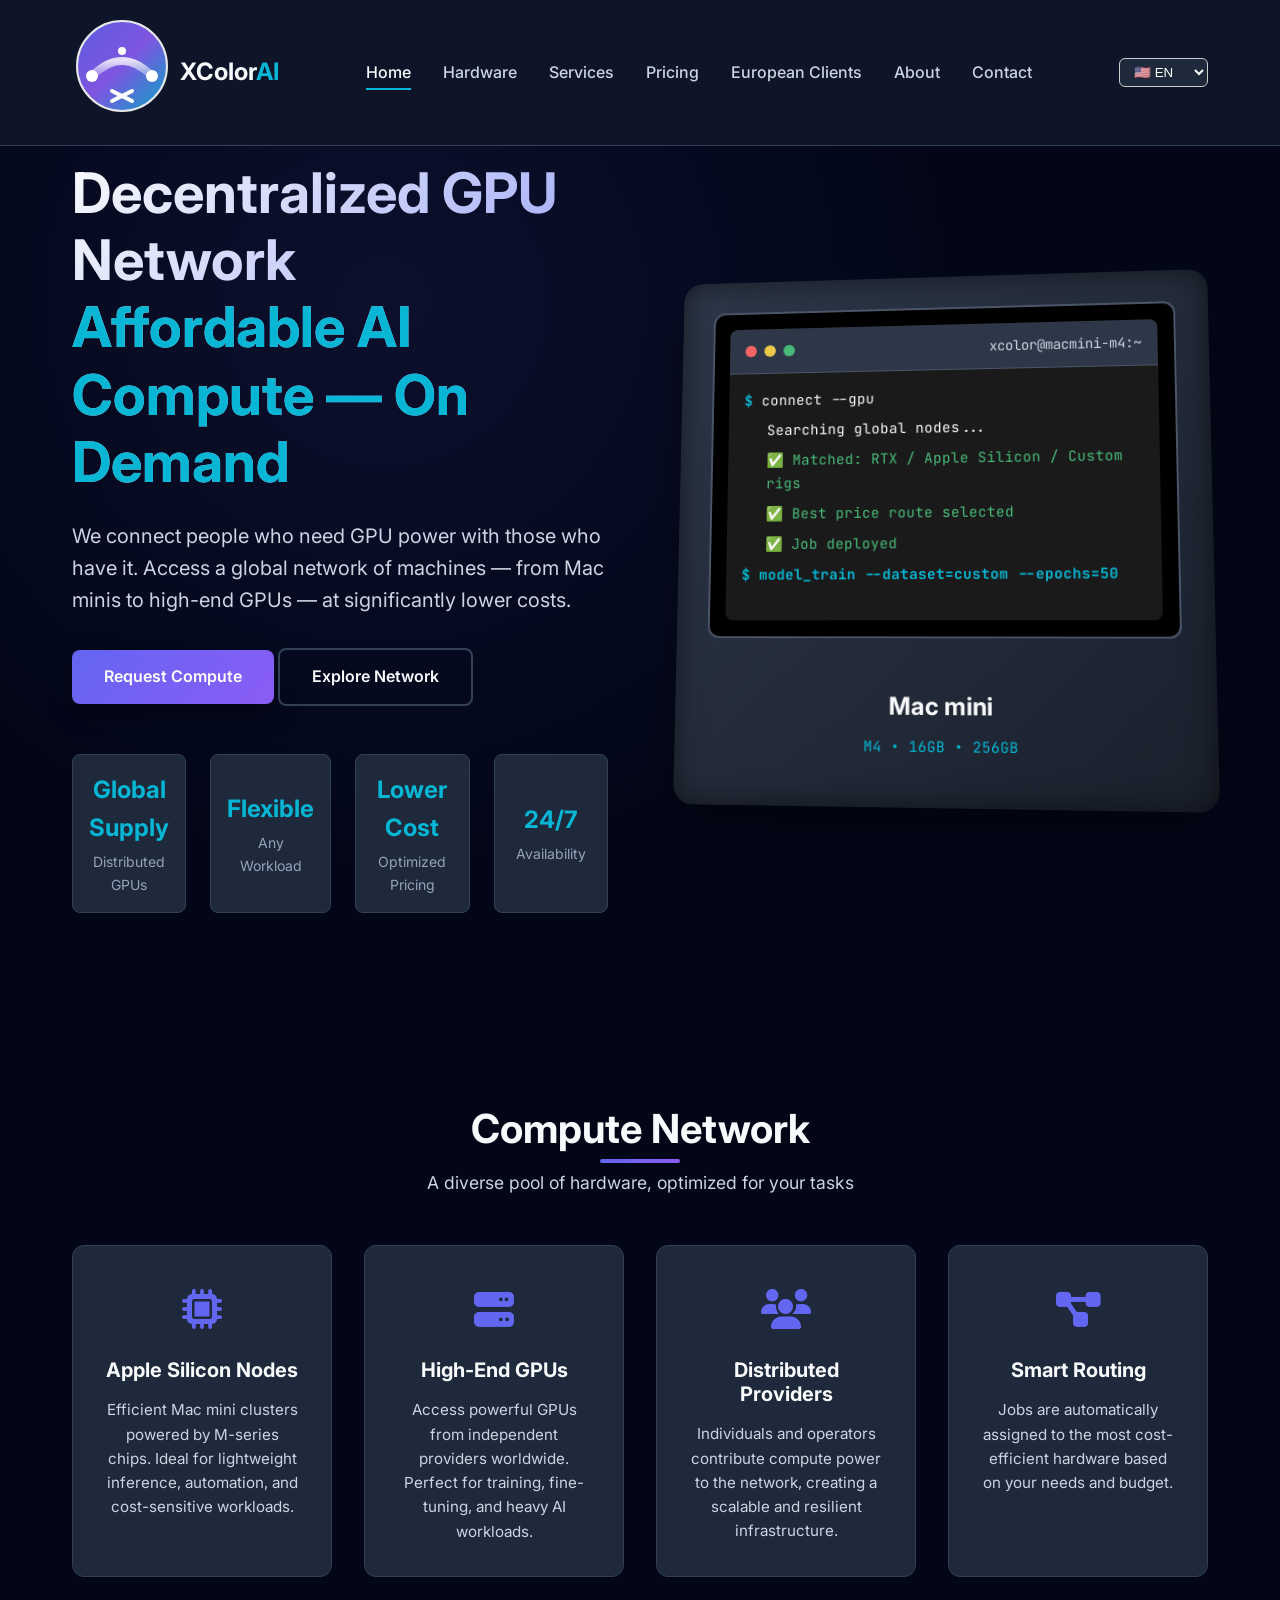
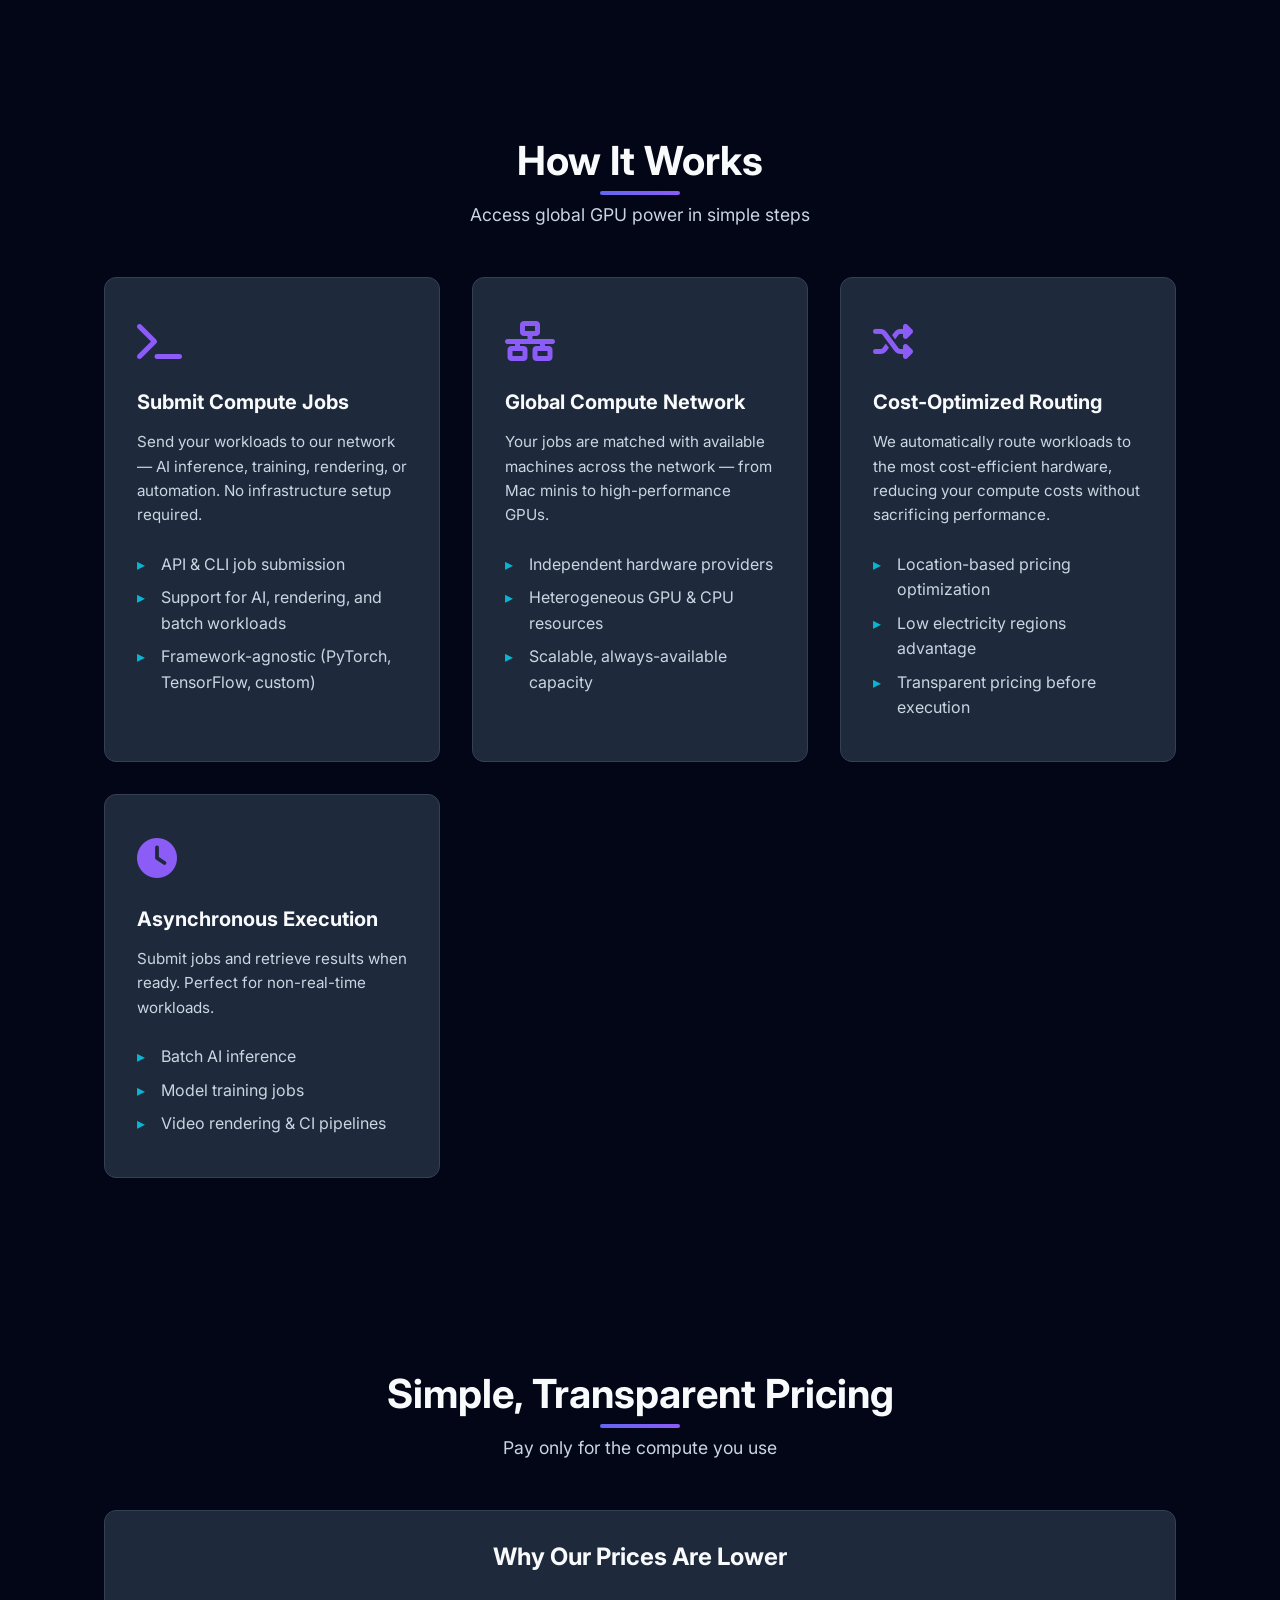
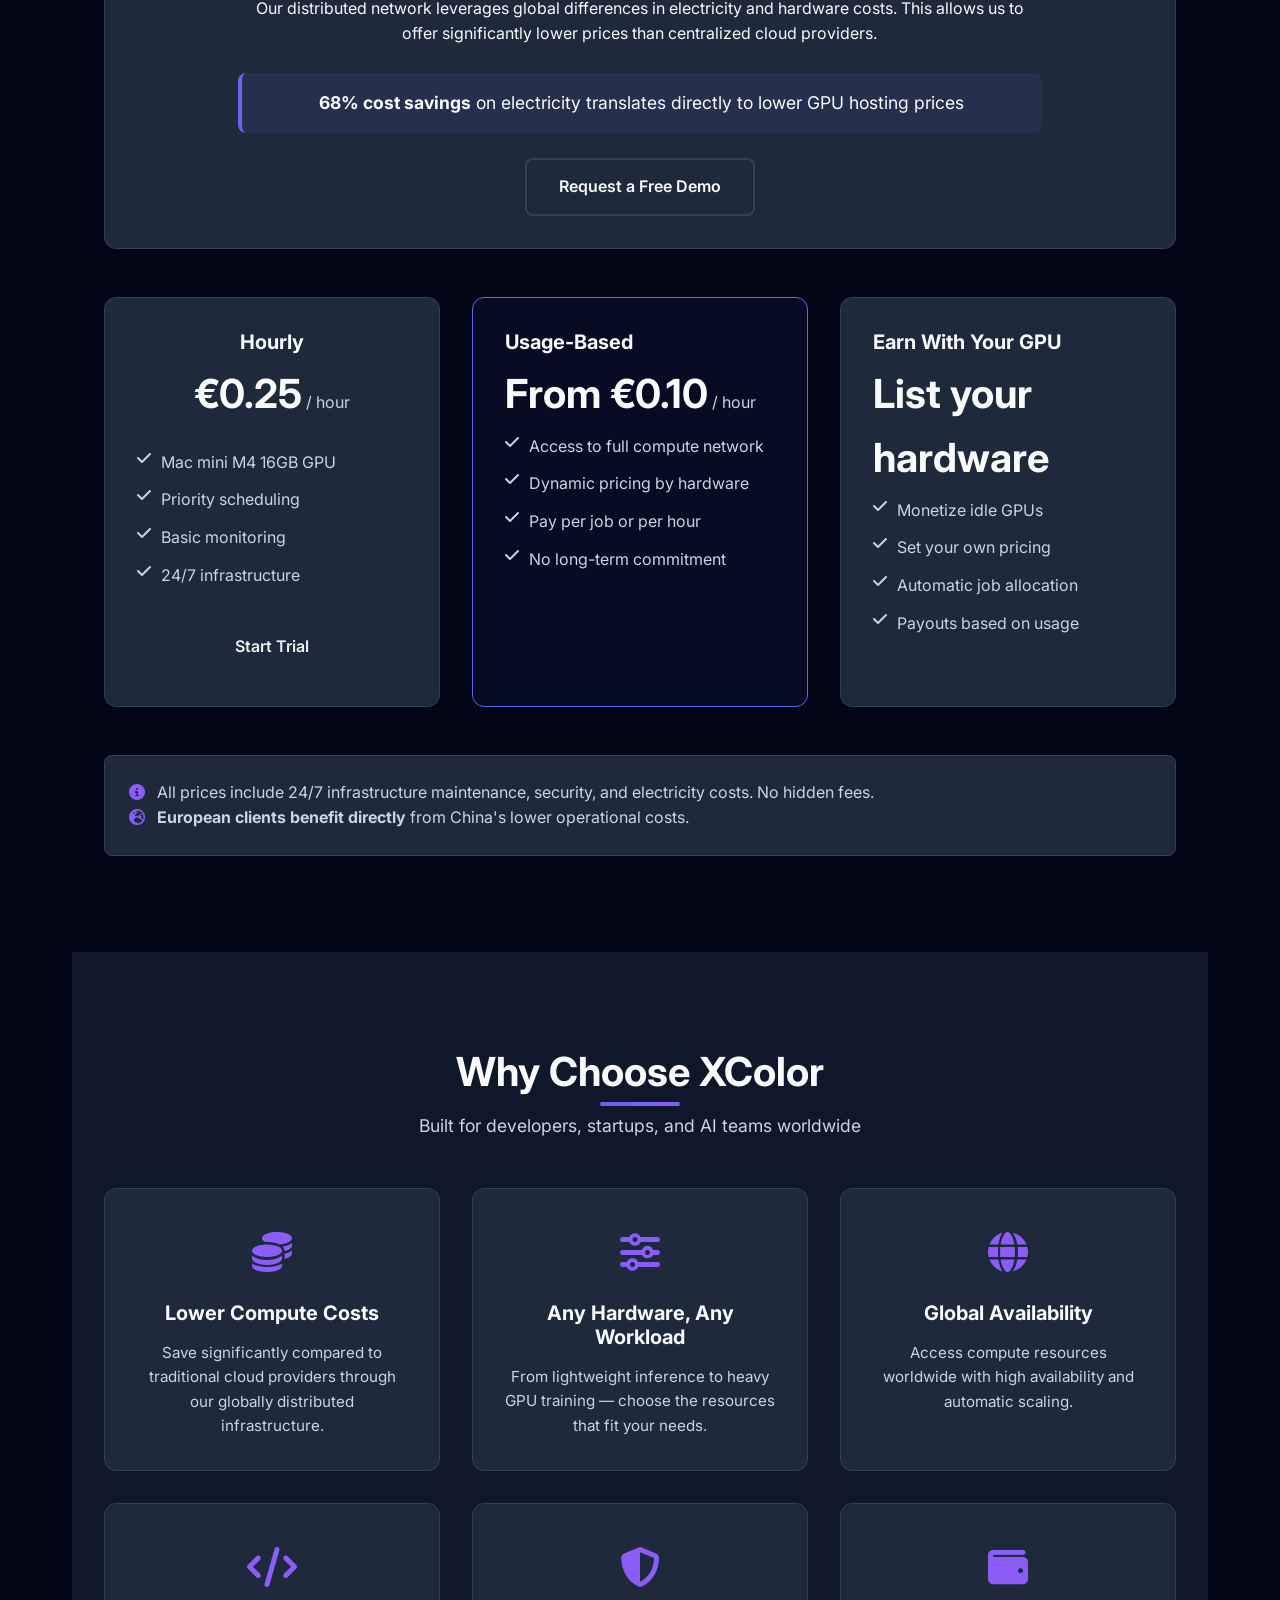
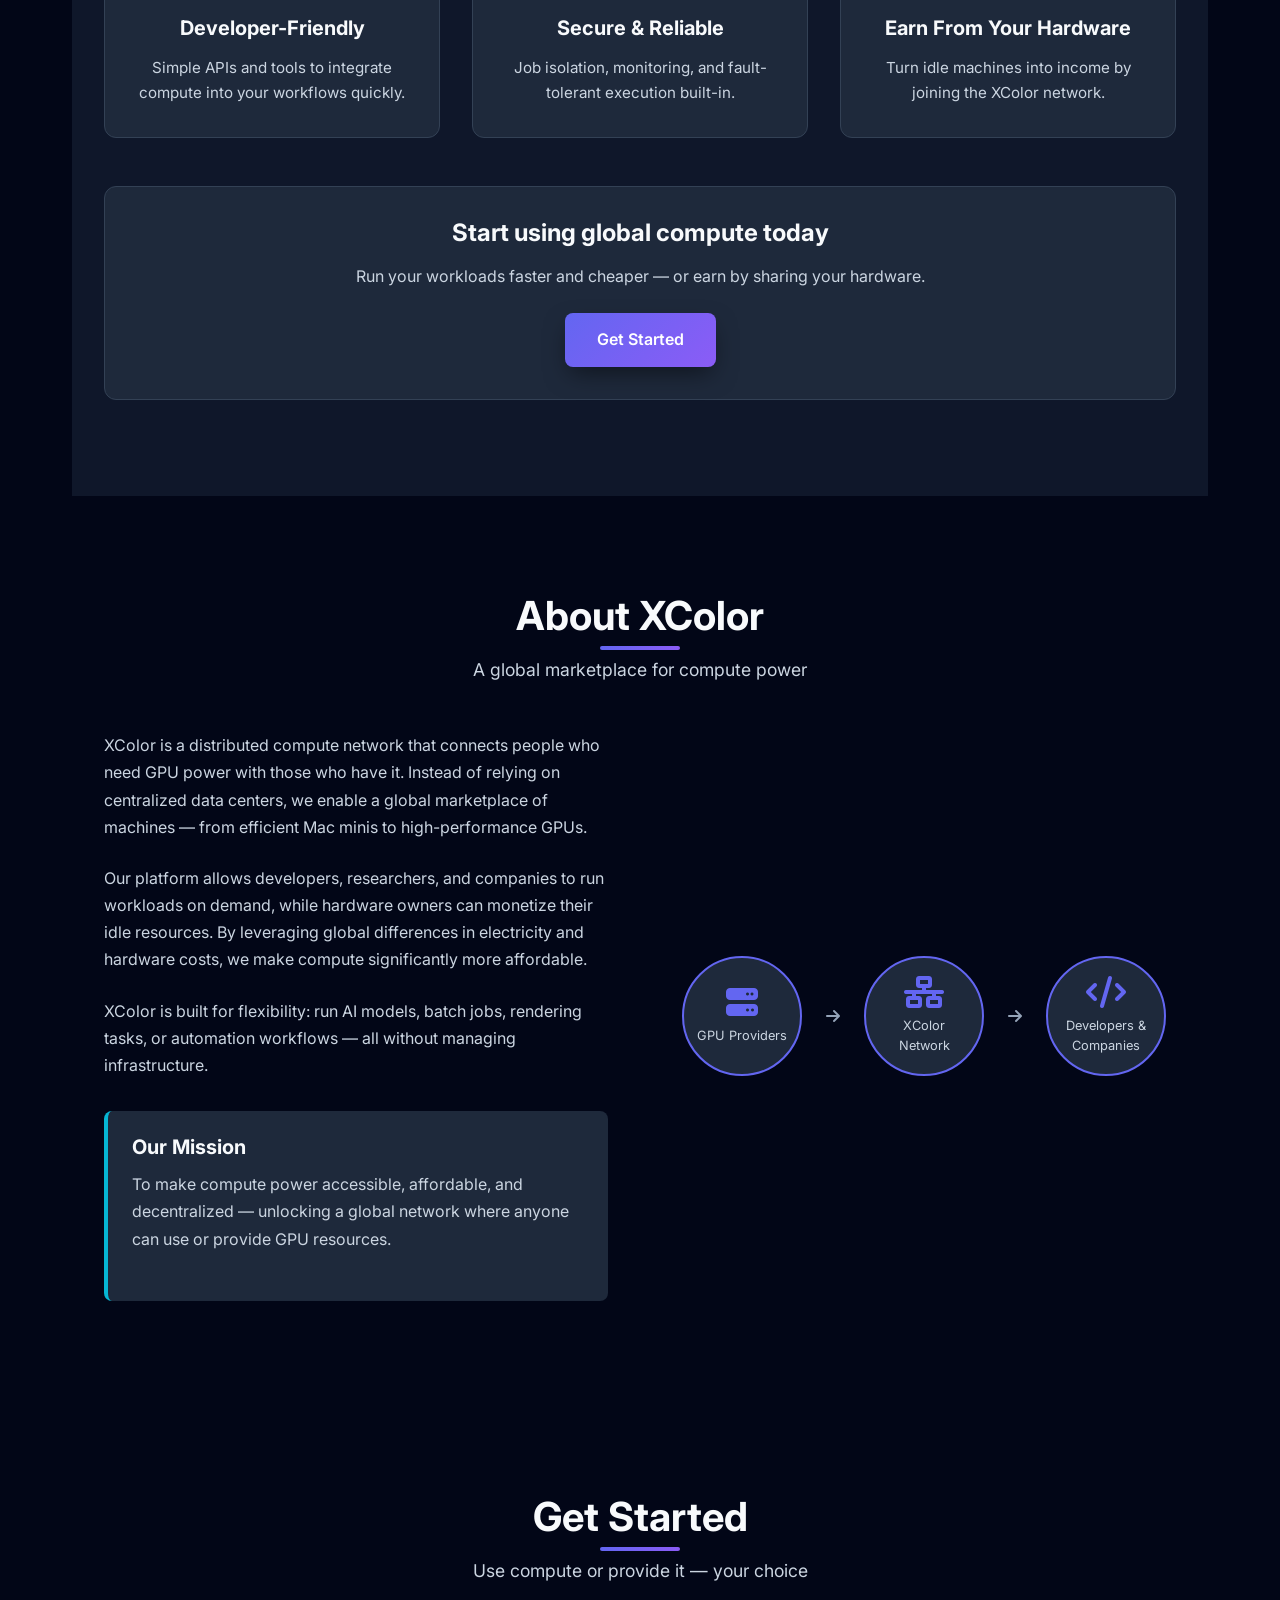
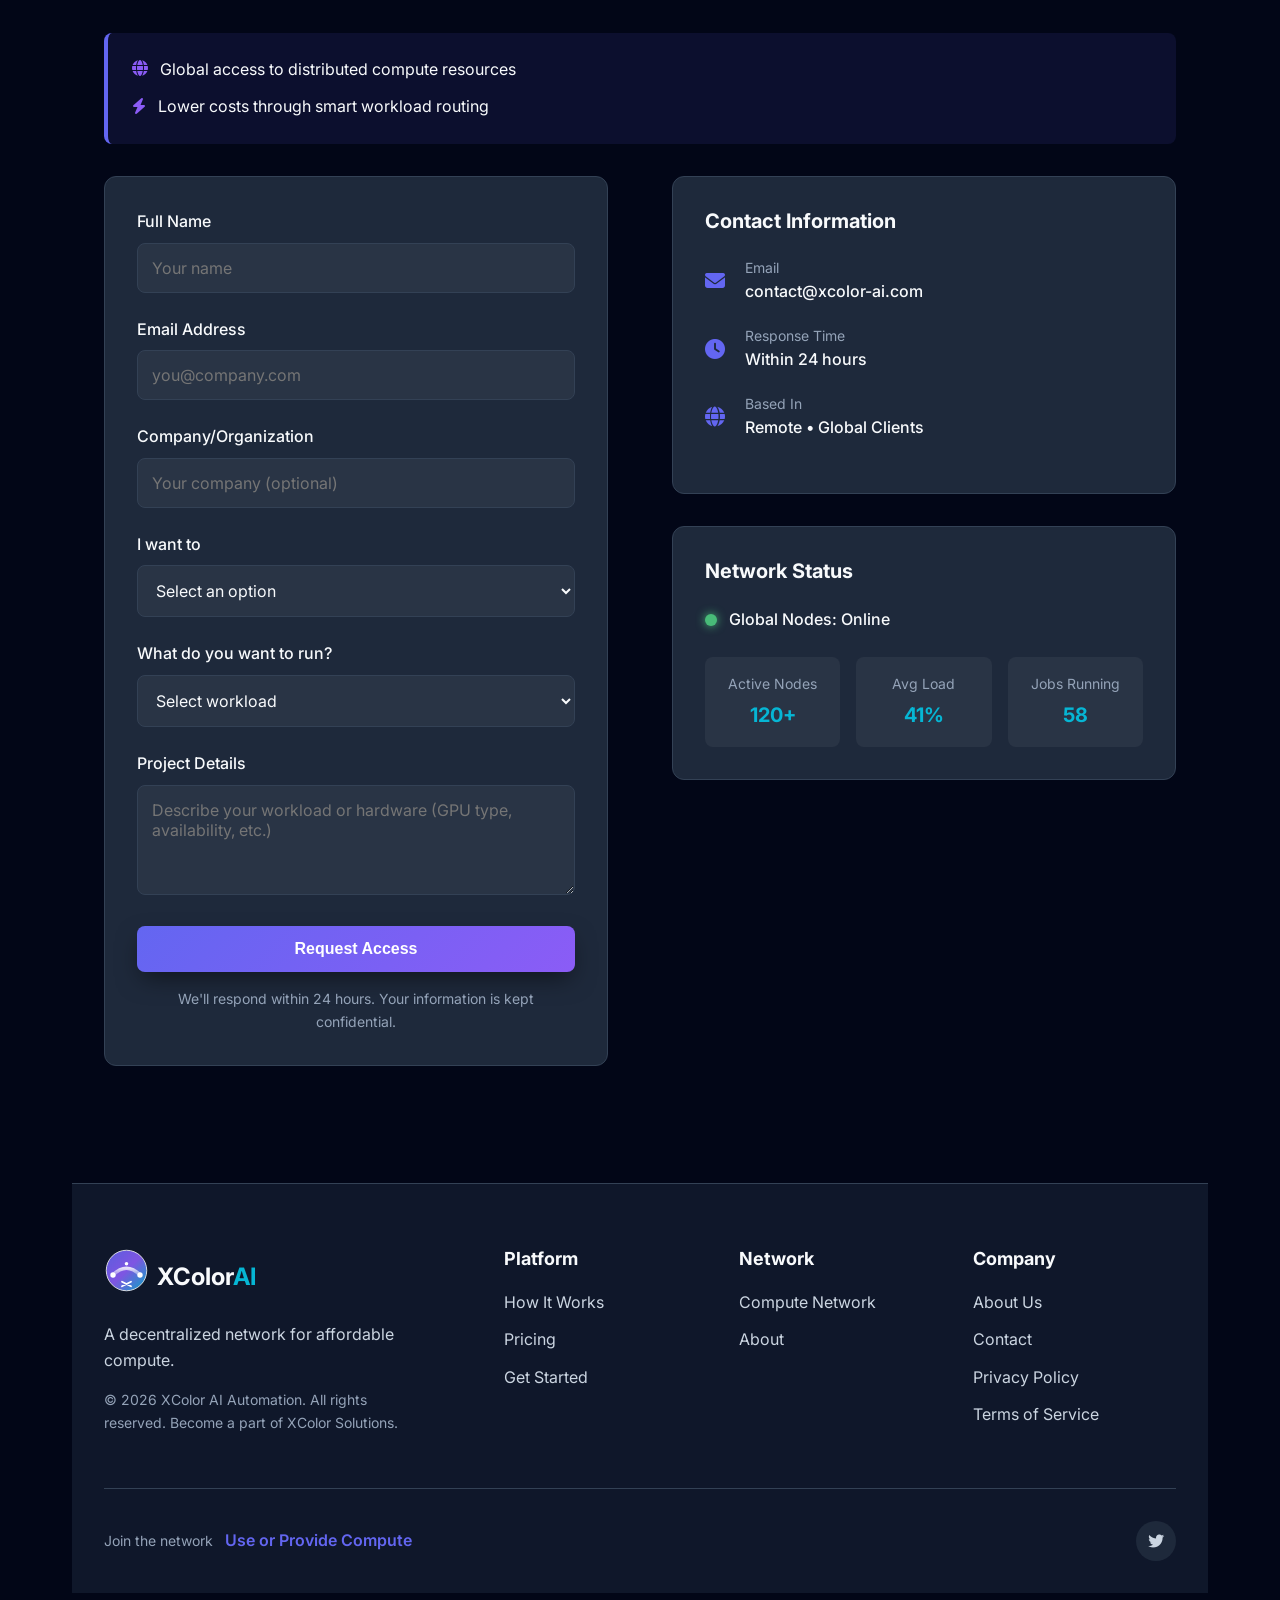
<file: index.html>
<!DOCTYPE html>
<html lang="en">
<head>
    <meta charset="UTF-8">
    <meta name="viewport" content="width=device-width, initial-scale=1.0">
    <title>XColor AI | Mac mini GPU Hosting for European Clients - Cost Advantage from China</title>
    <meta name="description" content="XColor AI provides affordable Mac mini M4 GPU hosting for European AI developers and researchers. Leverage China's low electricity costs for competitive Euro pricing with 68% savings on power. GDPR-compliant European time zone support.">
    <meta name="keywords" content="Mac mini GPU hosting, European AI infrastructure, affordable GPU rental, China electricity cost advantage, Euro pricing, M4 chip cloud computing, AI model deployment, European time zone support">
    <meta name="author" content="XColor AI">
    <link rel="stylesheet" href="style.css">
    <link rel="preconnect" href="https://fonts.googleapis.com">
    <link rel="preconnect" href="https://fonts.gstatic.com" crossorigin>
    <link href="https://fonts.googleapis.com/css2?family=Inter:wght@300;400;500;600;700;800&family=JetBrains+Mono:wght@400;500&display=swap" rel="stylesheet">
    <link rel="stylesheet" href="https://cdnjs.cloudflare.com/ajax/libs/font-awesome/6.4.0/css/all.min.css">
    <link rel="icon" type="image/x-icon" href="xcolor-icon.svg">
</head>
<body>
    <!-- Navigation -->
    <nav class="navbar">
        <div class="container nav-container">
            <a href="#" class="logo">
                <span class="logo-icon"><img src="xcolor-icon.svg" alt="XColor AI Logo"></span>
                <span class="logo-text">XColor<span class="logo-accent">AI</span></span>
            </a>
            <div class="nav-menu">
                <a href="#home" class="nav-link active">Home</a>
                <a href="#hardware" class="nav-link">Hardware</a>
                <a href="#services" class="nav-link">Services</a>
                <a href="#pricing" class="nav-link">Pricing</a>
                <a href="#europe" class="nav-link">European Clients</a>
                <a href="#about" class="nav-link">About</a>
                <a href="#contact" class="nav-link">Contact</a>
            </div>
            <div class="language-switcher">
                <select id="languageSelect">
                    <option value="en">🇺🇸 EN</option>
                    <option value="ru">🇷🇺 RU</option>
                    <option value="zh">🇨🇳 中文</option>
                    <option value="zh"></option>
                </select>
            </div>
            <button class="nav-toggle" id="navToggle">
                <i class="fas fa-bars"></i>
            </button>
        </div>
    </nav>

    <!-- Hero Section -->
    <section class="hero" id="home">
        <div class="container hero-container">
            <div class="hero-content">
                <h1 class="hero-title">
                    Decentralized GPU Network<br>
                    <span class="hero-highlight">Affordable AI Compute — On Demand</span>
                </h1>
                <p class="hero-subtitle">
                    We connect people who need GPU power with those who have it. 
                    Access a global network of machines — from Mac minis to high-end GPUs — 
                    at significantly lower costs.
                </p>
                <div class="hero-cta">
                    <a href="#contact" class="btn btn-primary">Request Compute</a>
                    <a href="#hardware" class="btn btn-secondary">Explore Network</a>
                </div>
                <div class="hero-stats">
                    <div class="stat">
                        <span class="stat-number">Global Supply</span>
                        <span class="stat-label">Distributed GPUs</span>
                    </div>
                    <div class="stat">
                        <span class="stat-number">Flexible</span>
                        <span class="stat-label">Any Workload</span>
                    </div>
                    <div class="stat">
                        <span class="stat-number">Lower Cost</span>
                        <span class="stat-label">Optimized Pricing</span>
                    </div>
                    <div class="stat">
                        <span class="stat-number">24/7</span>
                        <span class="stat-label">Availability</span>
                    </div>
                </div>
            </div>
            <div class="hero-visual">
                <div class="mac-mini-display">
                    <div class="mac-mini-frame">
                        <div class="mac-mini-screen">
                            <div class="screen-content">
                                <div class="terminal">
                                    <div class="terminal-header">
                                        <div class="terminal-dots">
                                            <span class="dot red"></span>
                                            <span class="dot yellow"></span>
                                            <span class="dot green"></span>
                                        </div>
                                        <span class="terminal-title">xcolor@macmini-m4:~</span>
                                    </div>
                                    <div class="terminal-body">
                                        <p><span class="prompt">$</span> connect --gpu</p>
                                        <p class="output">Searching global nodes...</p>
                                        <p class="output success">✅ Matched: RTX / Apple Silicon / Custom rigs</p>
                                        <p class="output success">✅ Best price route selected</p>
                                        <p class="output success">✅ Job deployed</p>
                                    </div>
                                </div>
                            </div>
                        </div>
                        <div class="mac-mini-base">
                            <div class="mac-logo">Mac mini</div>
                            <div class="mac-spec">M4 • 16GB • 256GB</div>
                        </div>
                    </div>
                </div>
            </div>
        </div>
    </section>

    <!-- Hardware Section -->
    <section class="section hardware-section" id="hardware">
        <div class="container">
            <h2 class="section-title">Compute Network</h2>
            <p class="section-subtitle">A diverse pool of hardware, optimized for your tasks</p>
            
            <div class="hardware-grid">
                <div class="hardware-card">
                    <div class="hardware-icon">
                        <i class="fas fa-microchip"></i>
                    </div>
                    <h3 class="hardware-title">Apple Silicon Nodes</h3>
                    <p class="hardware-desc">
                        Efficient Mac mini clusters powered by M-series chips.
                        Ideal for lightweight inference, automation, and cost-sensitive workloads.
                    </p>
                </div>
                <div class="hardware-card">
                    <div class="hardware-icon">
                        <i class="fas fa-server"></i>
                    </div>
                    <h3 class="hardware-title">High-End GPUs</h3>
                    <p class="hardware-desc">
                        Access powerful GPUs from independent providers worldwide.
                        Perfect for training, fine-tuning, and heavy AI workloads.
                    </p>
                </div>
                <div class="hardware-card">
                    <div class="hardware-icon">
                        <i class="fas fa-users"></i>
                    </div>
                    <h3 class="hardware-title">Distributed Providers</h3>
                    <p class="hardware-desc">
                        Individuals and operators contribute compute power to the network,
                        creating a scalable and resilient infrastructure.
                    </p>
                </div>
                <div class="hardware-card">
                    <div class="hardware-icon">
                        <i class="fas fa-diagram-project"></i>
                    </div>
                    <h3 class="hardware-title">Smart Routing</h3>
                    <p class="hardware-desc">
                        Jobs are automatically assigned to the most cost-efficient hardware
                        based on your needs and budget.
                    </p>
                </div>
            </div>
            
            <!-- <div class="specs-table">
                <h3 class="specs-title">Full Technical Specifications</h3>
                <table>
                    <tr>
                        <th>Component</th>
                        <th>Specification</th>
                        <th>Benefits for AI</th>
                    </tr>
                    <tr>
                        <td>Processor</td>
                        <td>Apple M4 (8-core CPU, 10-core GPU)</td>
                        <td>Optimal performance per watt for 24/7 operation</td>
                    </tr>
                    <tr>
                        <td>Memory</td>
                        <td>16GB Unified Memory</td>
                        <td>Efficient data sharing between AI components</td>
                    </tr>
                    <tr>
                        <td>Storage</td>
                        <td>256GB SSD (up to 7.4GB/s)</td>
                        <td>Rapid model loading and checkpoint saving</td>
                    </tr>
                    <tr>
                        <td>Neural Engine</td>
                        <td>16-core (38 TOPS)</td>
                        <td>Dedicated AI acceleration</td>
                    </tr>
                    <tr>
                        <td>Connectivity</td>
                        <td>Thunderbolt 4, WiFi 6E, 10Gb Ethernet</td>
                        <td>High-speed data transfer and low-latency networking</td>
                    </tr>
                    <tr>
                        <td>Power</td>
                        <td>150W max, energy efficient</td>
                        <td>Low operational costs, environmentally friendly</td>
                    </tr>
                </table>
            </div>
        </div>
    </section> -->

    <!-- Services Section -->
    <section class="section services-section" id="services">
        <div class="container">
            <h2 class="section-title">How It Works</h2>
            <p class="section-subtitle">Access global GPU power in simple steps</p>
                
            <div class="services-grid">
                <div class="service-card">
                    <div class="service-icon">
                        <i class="fas fa-terminal"></i>
                    </div>
                    <h3 class="service-title">Submit Compute Jobs</h3>
                    <p class="service-desc">
                        Send your workloads to our network — AI inference, training, rendering, or automation.
                        No infrastructure setup required.
                    </p>
                    <ul class="service-list">
                        <li>API & CLI job submission</li>
                        <li>Support for AI, rendering, and batch workloads</li>
                        <li>Framework-agnostic (PyTorch, TensorFlow, custom)</li>
                    </ul>
                </div>
                <div class="service-card">
                    <div class="service-icon">
                        <i class="fas fa-network-wired"></i>
                    </div>
                    <h3 class="service-title">Global Compute Network</h3>
                    <p class="service-desc">
                        Your jobs are matched with available machines across the network —
                        from Mac minis to high-performance GPUs.
                    </p>
                    <ul class="service-list">
                        <li>Independent hardware providers</li>
                        <li>Heterogeneous GPU & CPU resources</li>
                        <li>Scalable, always-available capacity</li>
                    </ul>
                </div>
                <div class="service-card">
                    <div class="service-icon">
                        <i class="fas fa-shuffle"></i>
                    </div>
                    <h3 class="service-title">Cost-Optimized Routing</h3>
                    <p class="service-desc">
                        We automatically route workloads to the most cost-efficient hardware,
                        reducing your compute costs without sacrificing performance.
                    </p>
                    <ul class="service-list">
                        <li>Location-based pricing optimization</li>
                        <li>Low electricity regions advantage</li>
                        <li>Transparent pricing before execution</li>
                    </ul>
                </div>
                <div class="service-card">
                    <div class="service-icon">
                        <i class="fas fa-clock"></i>
                    </div>
                    <h3 class="service-title">Asynchronous Execution</h3>
                    <p class="service-desc">
                        Submit jobs and retrieve results when ready.
                        Perfect for non-real-time workloads.
                    </p>
                    <ul class="service-list">
                        <li>Batch AI inference</li>
                        <li>Model training jobs</li>
                        <li>Video rendering & CI pipelines</li>
                    </ul>
                </div>
            </div>
        </div>
    </section>

    <!-- Pricing Section -->
    <section class="section pricing-section" id="pricing">
        <div class="container">
            <h2 class="section-title">Simple, Transparent Pricing</h2>
            <p class="section-subtitle">Pay only for the compute you use</p>
            
            <div class="cost-comparison">
                <div class="comparison-card" style="width: 80%; margin: 0 auto;">
                    <h3 class="comparison-title">Why Our Prices Are Lower</h3>
                    <p>
                        Our distributed network leverages global differences in electricity and hardware costs.
                        This allows us to offer significantly lower prices than centralized cloud providers.
                    </p>
                    <br>
                    <p class="cost-savings"><strong>68% cost savings</strong> on electricity translates directly to lower GPU hosting prices</p>
                    <br>
                    <a href="#contact" class="btn btn-secondary">Request a Free Demo</a>
                </div>
            </div>
            
            <div class="pricing-grid">
                <div class="pricing-card">
                    <div class="pricing-header">
                        <h3 class="pricing-title">Hourly</h3>
                        <div class="pricing-price">
                            <span class="price">€0.25</span>
                            <span class="period">/ hour</span>
                        </div>
                    </div>
                    <ul class="pricing-features">
                        <li><i class="fas fa-check"></i> Mac mini M4 16GB GPU</li>
                        <li><i class="fas fa-check"></i> Priority scheduling</li>
                        <li><i class="fas fa-check"></i> Basic monitoring</li>
                        <li><i class="fas fa-check"></i> 24/7 infrastructure</li>
                    </ul>
                    <a href="#contact" class="btn btn-outline btn-block">Start Trial</a>
                </div>
                
                <div class="pricing-card featured">
                    <h3 class="pricing-title">Usage-Based</h3>
                    <div class="pricing-price">
                        <span class="price">From €0.10</span>
                        <span class="period">/ hour</span>
                    </div>
                    <ul class="pricing-features">
                        <li><i class="fas fa-check"></i> Access to full compute network</li>
                        <li><i class="fas fa-check"></i> Dynamic pricing by hardware</li>
                        <li><i class="fas fa-check"></i> Pay per job or per hour</li>
                        <li><i class="fas fa-check"></i> No long-term commitment</li>
                    </ul>
                </div>
                
                <div class="pricing-card">
                    <h3 class="pricing-title">Earn With Your GPU</h3>
                    <div class="pricing-price">
                        <span class="price">List your hardware</span>
                    </div>
                    <ul class="pricing-features">
                        <li><i class="fas fa-check"></i> Monetize idle GPUs</li>
                        <li><i class="fas fa-check"></i> Set your own pricing</li>
                        <li><i class="fas fa-check"></i> Automatic job allocation</li>
                        <li><i class="fas fa-check"></i> Payouts based on usage</li>
                    </ul>
                </div>
            </div>
            
            <div class="pricing-note">
                <p><i class="fas fa-info-circle"></i> All prices include 24/7 infrastructure maintenance, security, and electricity costs. No hidden fees.</p>
                <p><i class="fas fa-globe-europe"></i> <strong>European clients benefit directly</strong> from China's lower operational costs.</p>
            </div>
        </div>
    </section>

    <!-- European Market Section -->
    <section class="section europe-section" id="europe">
        <div class="container">
            <h2 class="section-title">Why Choose XColor</h2>
            <p class="section-subtitle">Built for developers, startups, and AI teams worldwide</p>
            
            <div class="advantages-grid">
                <div class="advantage-card">
                    <div class="advantage-icon">
                        <i class="fas fa-coins"></i>
                    </div>
                    <h3 class="advantage-title">Lower Compute Costs</h3>
                    <p class="advantage-desc">
                        Save significantly compared to traditional cloud providers
                        through our globally distributed infrastructure.
                    </p>
                </div>
                
                <div class="advantage-card">
                    <div class="advantage-icon">
                        <i class="fas fa-sliders"></i>
                    </div>
                    <h3 class="advantage-title">Any Hardware, Any Workload</h3>
                    <p class="advantage-desc">
                        From lightweight inference to heavy GPU training —
                        choose the resources that fit your needs.
                    </p>
                </div>
                
                <div class="advantage-card">
                    <div class="advantage-icon">
                        <i class="fas fa-globe"></i>
                    </div>
                    <h3 class="advantage-title">Global Availability</h3>
                    <p class="advantage-desc">
                        Access compute resources worldwide with high availability
                        and automatic scaling.
                    </p>
                </div>
                
                <div class="advantage-card">
                    <div class="advantage-icon">
                        <i class="fas fa-code"></i>
                    </div>
                    <h3 class="advantage-title">Developer-Friendly</h3>
                    <p class="advantage-desc">
                        Simple APIs and tools to integrate compute into your workflows quickly.
                    </p>
                </div>
                
                <div class="advantage-card">
                    <div class="advantage-icon">
                        <i class="fas fa-shield-halved"></i>
                    </div>
                    <h3 class="advantage-title">Secure & Reliable</h3>
                    <p class="advantage-desc">
                        Job isolation, monitoring, and fault-tolerant execution built-in.
                    </p>
                </div>
                
                <div class="advantage-card">
                    <div class="advantage-icon">
                        <i class="fas fa-wallet"></i>
                    </div>
                    <h3 class="advantage-title">Earn From Your Hardware</h3>
                    <p class="advantage-desc">
                        Turn idle machines into income by joining the XColor network.
                    </p>
                </div>
            </div>
            
            <div class="europe-cta">
                <h3>Start using global compute today</h3>
                <p>Run your workloads faster and cheaper — or earn by sharing your hardware.</p>
                <a href="#contact" class="btn btn-primary">Get Started</a>
            </div>
        </div>
    </section>

    <!-- About Section -->
    <section class="section about-section" id="about">
        <div class="container">
            <h2 class="section-title">About XColor</h2>
            <p class="section-subtitle">A global marketplace for compute power</p>
            
            <div class="about-content">
                <div class="about-text">
                <p>
                    XColor is a distributed compute network that connects people who need GPU power 
                    with those who have it. Instead of relying on centralized data centers, we enable 
                    a global marketplace of machines — from efficient Mac minis to high-performance GPUs.
                </p>

                <p>
                    Our platform allows developers, researchers, and companies to run workloads on 
                    demand, while hardware owners can monetize their idle resources. By leveraging 
                    global differences in electricity and hardware costs, we make compute significantly 
                    more affordable.
                </p>

                <p>
                    XColor is built for flexibility: run AI models, batch jobs, rendering tasks, or 
                    automation workflows — all without managing infrastructure.
                </p>
                    
                    <div class="mission">
                        <h3 class="mission-title">Our Mission</h3>
                        <p class="mission-text">
                            To make compute power accessible, affordable, and decentralized —
                            unlocking a global network where anyone can use or provide GPU resources.
                        </p>
                    </div>
                </div>
                <div class="about-visual">
                    <div class="ecosystem-diagram">
                        <div class="ecosystem-node node-providers">
                            <i class="fas fa-server"></i>
                            <span>GPU Providers</span>
                        </div>
                        <div class="ecosystem-arrow">
                            <i class="fas fa-arrow-right"></i>
                        </div>
                        <div class="ecosystem-node node-xcolor">
                            <i class="fas fa-network-wired"></i>
                            <span>XColor Network</span>
                        </div>
                        <div class="ecosystem-arrow">
                            <i class="fas fa-arrow-right"></i>
                        </div>
                        <div class="ecosystem-node node-users">
                            <i class="fas fa-code"></i>
                            <span>Developers & Companies</span>
                        </div>
                    </div>
                </div>
            </div>
        </div>
    </section>

    <!-- Contact Section -->
    <section class="section contact-section" id="contact">
        <div class="container">
            <h2 class="section-title">Get Started</h2>
            <p class="section-subtitle">Use compute or provide it — your choice</p>
            <div class="europe-client-notice">
                <p><i class="fas fa-globe"></i> Global access to distributed compute resources</p>
                <p><i class="fas fa-bolt"></i> Lower costs through smart workload routing</p>
            </div>
            
            <div class="contact-content">
                <div class="contact-form">
                    <form id="contactForm">
                        <div class="form-group">
                            <label for="name">Full Name</label>
                            <input type="text" id="name" name="name" required placeholder="Your name">
                        </div>
                        <div class="form-group">
                            <label for="email">Email Address</label>
                            <input type="email" id="email" name="email" required placeholder="you@company.com">
                        </div>
                        <div class="form-group">
                            <label for="company">Company/Organization</label>
                            <input type="text" id="company" name="company" placeholder="Your company (optional)">
                        </div>
                        <div class="form-group">
                            <label for="role">I want to</label>
                            <select id="role" name="role">
                                <option value="">Select an option</option>
                                <option value="use">Use GPU compute</option>
                                <option value="provide">Provide GPU resources</option>
                            </select>
                        </div>
                        <div class="form-group">
                            <label for="service">What do you want to run?</label>
                            <select id="service" name="service">
                                <option value="">Select workload</option>
                                <option value="inference">AI Inference</option>
                                <option value="training">Model Training</option>
                                <option value="rendering">Rendering</option>
                                <option value="automation">Automation / Agents</option>
                                <option value="other">Other</option>
                            </select>
                        </div>
                        <div class="form-group">
                            <label for="message">Project Details</label>
                            <textarea id="message" name="message" rows="4" placeholder="Describe your workload or hardware (GPU type, availability, etc.)"></textarea>
                        </div>
                        <button type="submit" class="btn btn-primary btn-block">Request Access</button>
                        <p class="form-note">
                            We'll respond within 24 hours. Your information is kept confidential.
                        </p>
                    </form>
                </div>
                <div class="contact-info">
                    <div class="info-card">
                        <h3 class="info-title">Contact Information</h3>
                        <div class="info-item">
                            <i class="fas fa-envelope"></i>
                            <div>
                                <span class="info-label">Email</span>
                                <span class="info-value">contact@xcolor-ai.com</span>
                            </div>
                        </div>
                        <div class="info-item">
                            <i class="fas fa-clock"></i>
                            <div>
                                <span class="info-label">Response Time</span>
                                <span class="info-value">Within 24 hours</span>
                            </div>
                        </div>
                        <div class="info-item">
                            <i class="fas fa-globe"></i>
                            <div>
                                <span class="info-label">Based In</span>
                                <span class="info-value">Remote • Global Clients</span>
                            </div>
                        </div>
                    </div>
                    
                    <div class="hardware-status">
                        <h3 class="status-title">Network Status</h3>
                        <div class="status-indicator">
                            <div class="status-dot active"></div>
                            <span class="status-text">Global Nodes: Online</span>
                        </div>
                        <div class="status-metrics">
                            <div class="metric">
                                <span class="metric-label">Active Nodes</span>
                                <span class="metric-value">120+</span>
                            </div>
                            <div class="metric">
                                <span class="metric-label">Avg Load</span>
                                <span class="metric-value">41%</span>
                            </div>
                            <div class="metric">
                                <span class="metric-label">Jobs Running</span>
                                <span class="metric-value">58</span>
                            </div>
                        </div>
                    </div>
                </div>
            </div>
        </div>
    </section>

    <!-- Footer -->
    <footer class="footer">
        <div class="container">
            <div class="footer-content">
                <div class="footer-brand">
                    <a href="#" class="logo">
                        <span class="logo-icon"><img src="xcolor-icon.svg" width="45" alt="xcolor icon"></span>
                        <span class="logo-text">XColor<span class="logo-accent">AI</span></span>
                    </a>
                    <p class="footer-tagline">
                        A decentralized network for affordable compute.
                    </p>
                    <p class="footer-copyright">
                        &copy; 2024 XColor AI Automation. All rights reserved. Become a part of XColor Solutions.
                    </p>
                </div>
                <div class="footer-links">
                    <div class="link-group">
                        <h4 class="link-title">Platform</h4>
                        <a href="#services" class="footer-link">How It Works</a>
                        <a href="#pricing" class="footer-link">Pricing</a>
                        <a href="#contact" class="footer-link">Get Started</a>
                    </div>
                    <div class="link-group">
                        <h4 class="link-title">Network</h4>
                        <a href="#hardware" class="footer-link">Compute Network</a>
                        <a href="#about" class="footer-link">About</a>
                    </div>
                    <div class="link-group">
                        <h4 class="link-title">Company</h4>
                        <a href="#about" class="footer-link">About Us</a>
                        <a href="#contact" class="footer-link">Contact</a>
                        <a href="#" class="footer-link">Privacy Policy</a>
                        <a href="#" class="footer-link">Terms of Service</a>
                    </div>
                </div>
            </div>
            <div class="footer-bottom">
                <div class="footer-ecosystem">
                    <span class="ecosystem-badge">Join the network</span>
                    <a href="#contact" class="ecosystem-link">Use or Provide Compute</a>
                </div>
                <div class="footer-social">
                    <!-- <a href="#" class="social-link"><i class="fab fa-telegram"></i></a> -->
                    <!-- <a href="#" class="social-link"><i class="fab fa-github"></i></a> -->
                    <a href="https://x.com/andrew202672511?s=11" class="social-link"><i class="fab fa-twitter"></i></a>
                    <!-- <a href="#" class="social-link"><i class="fab fa-linkedin"></i></a> -->
                </div>
            </div>
        </div>
    </footer>

    <!-- JavaScript -->
    <script src="script.js"></script>
</body>
</html>
</file>
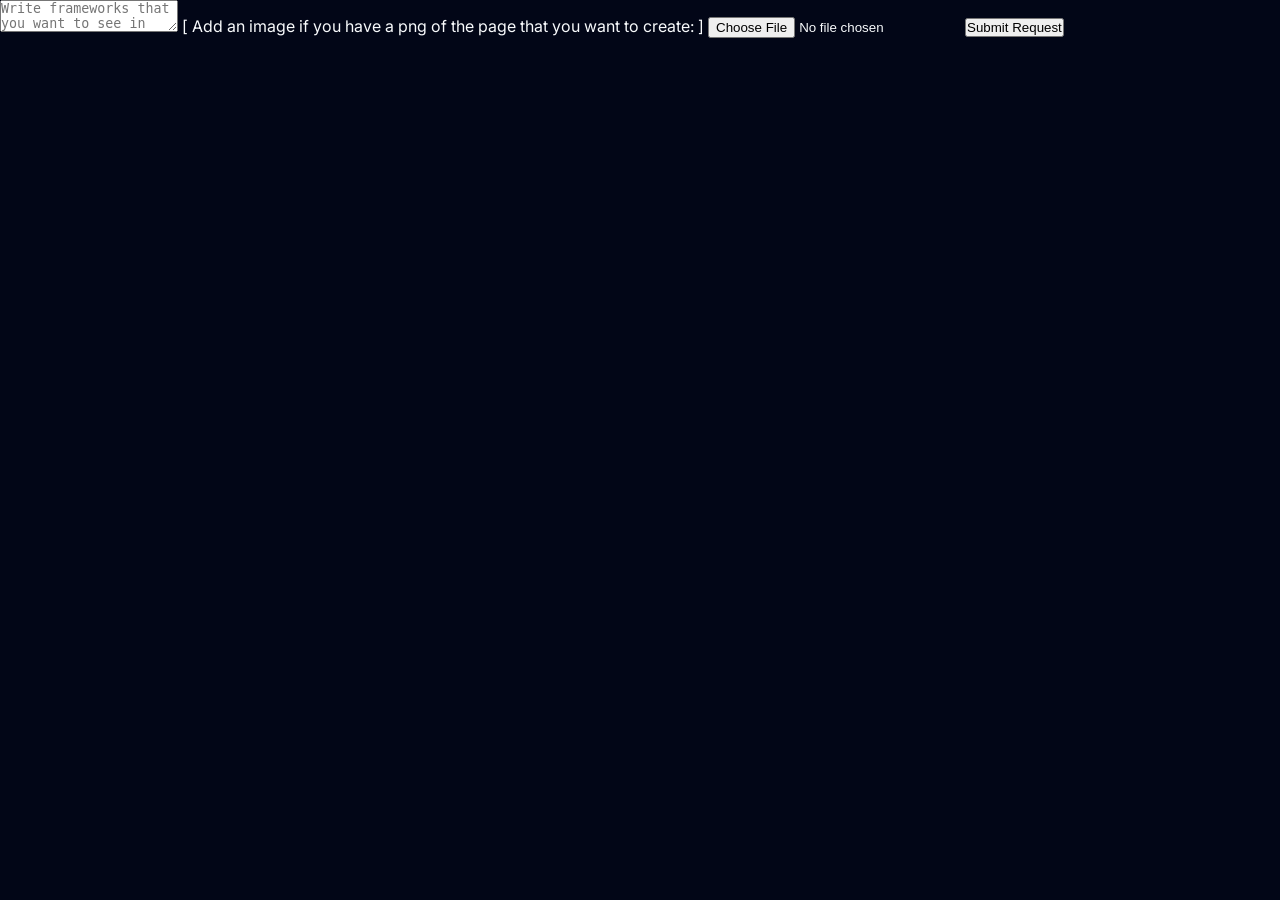
<file: frontend_agent.html>
<!DOCTYPE html>
<html lang="en">
<head>
    <meta charset="UTF-8">
    <meta name="viewport" content="width=device-width, initial-scale=1.0">
    <title>XColor AI | Mac mini GPU Hosting - AI Frontend Agent</title>
    <meta name="description" content="XColor AI provides affordable Mac mini M4 GPU hosting for European AI developers and researchers. Leverage China's low electricity costs for competitive Euro pricing with 68% savings on power. GDPR-compliant European time zone support.">
    <meta name="keywords" content="Mac mini GPU hosting, European AI infrastructure, affordable GPU rental, China electricity cost advantage, Euro pricing, M4 chip cloud computing, AI model deployment, European time zone support">
    <meta name="author" content="XColor AI">
    <link rel="stylesheet" href="style.css">
    <link rel="preconnect" href="https://fonts.googleapis.com">
    <link rel="preconnect" href="https://fonts.gstatic.com" crossorigin>
    <link href="https://fonts.googleapis.com/css2?family=Inter:wght@300;400;500;600;700;800&family=JetBrains+Mono:wght@400;500&display=swap" rel="stylesheet">
    <link rel="stylesheet" href="https://cdnjs.cloudflare.com/ajax/libs/font-awesome/6.4.0/css/all.min.css">
    <link rel="icon" type="image/x-icon" href="xcolor-icon.svg">
</head>
<body>
    <form action="https://fleece-patterns-enclosure-dui.trycloudflare.com/submit-form" method="POST" class="frontend-agent" id="frontend-agent">
        <textarea name="request" id="" placeholder="Write frameworks that you want to see in your project (e.g. &quot;tailwind, vue...&quot;)" 
        ></textarea>
        <label for="image-file" class="imagefile-label">[ Add an image if you have a png of the page that you want to create: ]</label>
        <input type="file" id="image-file" name="imageFile" accept="image/*">
        <button type="submit">Submit Request</button>
    </form>
</body>
</html>
</file>
<file: style.css>
/* XColor AI Automation Website Styles */
/* Inspired by xcolor GPU sharing platform aesthetic */

:root {
    /* Color Palette */
    --primary: #6366f1;      /* Indigo - tech/professional */
    --primary-dark: #4f46e5;
    --primary-light: #818cf8;
    --secondary: #8b5cf6;    /* Violet - AI/innovation */
    --secondary-dark: #7c3aed;
    --accent: #06b6d4;       /* Cyan - energy/performance */
    --accent-dark: #0891b2;
    
    /* Backgrounds */
    --bg-dark: #0f172a;      /* Deep navy */
    --bg-darker: #020617;    /* Near black */
    --bg-card: #1e293b;      /* Card background */
    --bg-card-hover: #334155;
    
    /* Text */
    --text-primary: #f8fafc;
    --text-secondary: #cbd5e1;
    --text-muted: #94a3b8;
    
    /* Borders & Shadows */
    --border-color: #334155;
    --shadow: 0 10px 25px -5px rgba(0, 0, 0, 0.5);
    --shadow-lg: 0 25px 50px -12px rgba(0, 0, 0, 0.6);
    --glow: 0 0 20px rgba(99, 102, 241, 0.3);
    
    /* Spacing */
    --section-spacing: 6rem;
    --container-padding: 2rem;
    
    /* Transitions */
    --transition: all 0.3s ease;
}

/* Base Styles */
* {
    margin: 0;
    padding: 0;
    box-sizing: border-box;
}

html {
    scroll-behavior: smooth;
}

body {
    font-family: 'Inter', sans-serif;
    background-color: var(--bg-darker);
    color: var(--text-primary);
    line-height: 1.6;
    overflow-x: hidden;
}

.container {
    max-width: 1200px;
    margin: 0 auto;
    padding: 0 var(--container-padding);
}

section {
    padding: var(--section-spacing) 0;
}

/* Typography */
h1, h2, h3, h4 {
    font-weight: 700;
    line-height: 1.2;
}

.hero-title {
    font-size: 3.5rem;
    margin-bottom: 1.5rem;
    background: linear-gradient(135deg, var(--text-primary) 0%, var(--primary-light) 100%);
    -webkit-background-clip: text;
    -webkit-text-fill-color: transparent;
    background-clip: text;
}

.hero-highlight {
    color: var(--accent);
    -webkit-text-fill-color: var(--accent);
}

.hero-subtitle {
    font-size: 1.25rem;
    color: var(--text-secondary);
    margin-bottom: 2rem;
    max-width: 600px;
}

@media (max-width: 480px) {
    .hero-subtitle {
        width: 87%;
    }
}

.section-title {
    font-size: 2.5rem;
    text-align: center;
    margin-bottom: 1rem;
    position: relative;
}

.section-title::after {
    content: '';
    position: absolute;
    bottom: -10px;
    left: 50%;
    transform: translateX(-50%);
    width: 80px;
    height: 4px;
    background: linear-gradient(90deg, var(--primary), var(--secondary));
    border-radius: 2px;
}

.section-subtitle {
    text-align: center;
    color: var(--text-secondary);
    font-size: 1.1rem;
    margin-bottom: 3rem;
}

/* Navigation */
.navbar {
    position: fixed;
    top: 0;
    width: 100%;
    background-color: rgba(15, 23, 42, 0.95);
    backdrop-filter: blur(10px);
    z-index: 1000;
    padding: 1rem 0;
    border-bottom: 1px solid var(--border-color);
}

.nav-container {
    display: flex;
    justify-content: space-between;
    align-items: center;
}

.logo {
    display: flex;
    align-items: center;
    text-decoration: none;
    font-size: 1.5rem;
    font-weight: 700;
}

.logo-icon {
    font-size: 1.8rem;
    margin-right: 0.5rem;
}

.logo-text {
    color: var(--text-primary);
}

.logo-accent {
    color: var(--accent);
}

.nav-menu {
    display: flex;
    gap: 2rem;
}

.nav-link {
    color: var(--text-secondary);
    text-decoration: none;
    font-weight: 500;
    transition: var(--transition);
    position: relative;
}

.nav-link:hover, .nav-link.active {
    color: var(--text-primary);
}

.nav-link.active::after {
    content: '';
    position: absolute;
    bottom: -5px;
    left: 0;
    width: 100%;
    height: 2px;
    background-color: var(--accent);
}

.nav-toggle {
    display: none;
    background: none;
    border: none;
    color: var(--text-primary);
    font-size: 1.5rem;
    cursor: pointer;
}

.language-switcher select {
    background: transparent;
    border: 1px solid #ccc;
    padding: 5px 10px;
    border-radius: 6px;
    color: white;
    cursor: pointer;
    background: #1e293b;
}

/* Buttons */
.btn {
    display: inline-block;
    padding: 0.875rem 2rem;
    border-radius: 8px;
    text-decoration: none;
    font-weight: 600;
    font-size: 1rem;
    transition: var(--transition);
    border: none;
    cursor: pointer;
}

.btn-primary {
    background: linear-gradient(135deg, var(--primary), var(--secondary));
    color: white;
    box-shadow: var(--shadow);
}

.btn-primary:hover {
    transform: translateY(-2px);
    box-shadow: var(--shadow-lg);
}

.btn-secondary {
    background-color: transparent;
    color: var(--text-primary);
    border: 2px solid var(--border-color);
}

.btn-secondary:hover {
    border-color: var(--primary);
    color: var(--primary);
}

.btn-block {
    display: block;
    width: 100%;
}

/* Hero Section */
.hero {
    padding-top: 10rem;
    position: relative;
    overflow: hidden;
}

.hero::before {
    content: '';
    position: absolute;
    top: 0;
    left: 0;
    width: 100%;
    height: 100%;
    background: radial-gradient(circle at 30% 30%, rgba(99, 102, 241, 0.1) 0%, transparent 50%);
    z-index: -1;
}

.hero-container {
    display: grid;
    grid-template-columns: 1fr 1fr;
    gap: 4rem;
    align-items: center;
}

@media (max-width: 480px) {
    .hero-container .btn-secondary {
        margin-top: 11px;
    }
}

.hero-stats {
    display: grid;
    grid-template-columns: repeat(4, 1fr);
    gap: 1.5rem;
    margin-top: 3rem;
}

.stat {
    background-color: var(--bg-card);
    padding: 1rem;
    border-radius: 8px;
    text-align: center;
    border: 1px solid var(--border-color);
    transition: var(--transition);
    display: flex;
    flex-direction: column;
    justify-content: center;
}

@media (max-width: 375px) {
    .stat {
        width: 85%;
    }
}

.stat:hover {
    border-color: var(--primary);
    transform: translateY(-5px);
}

.stat-number {
    display: block;
    font-size: 1.5rem;
    font-weight: 700;
    color: var(--accent);
    margin-bottom: 0.25rem;
}

.stat-label {
    font-size: 0.875rem;
    color: var(--text-muted);
}

/* Mac Mini Display */
.mac-mini-display {
    perspective: 1000px;
}

.mac-mini-frame {
    background: linear-gradient(135deg, #2d3748, #1a202c);
    border-radius: 20px;
    padding: 2rem;
    box-shadow: var(--shadow-lg), inset 0 0 30px rgba(0, 0, 0, 0.5);
    position: relative;
    transform-style: preserve-3d;
    transform: rotateX(5deg) rotateY(-5deg);
    transition: transform 0.5s ease;
}

@media (max-width: 375px) {
    .mac-mini-frame {
        width: 88%;
    }
}

.mac-mini-frame:hover {
    transform: rotateX(0deg) rotateY(0deg);
}

.mac-mini-screen {
    background-color: #000;
    border-radius: 12px;
    padding: 1rem;
    margin-bottom: 2rem;
    border: 2px solid #4a5568;
    overflow: hidden;
}

.screen-content {
    background-color: #1a1a1a;
    border-radius: 8px;
    overflow: hidden;
    height: 300px;
}

.terminal {
    height: 100%;
    display: flex;
    flex-direction: column;
}

.terminal-header {
    background-color: #2d3748;
    padding: 0.75rem 1rem;
    display: flex;
    justify-content: space-between;
    align-items: center;
    border-bottom: 1px solid #4a5568;
}

.terminal-dots {
    display: flex;
    gap: 0.5rem;
}

.dot {
    width: 12px;
    height: 12px;
    border-radius: 50%;
}

.dot.red { background-color: #f56565; }
.dot.yellow { background-color: #ecc94b; }
.dot.green { background-color: #48bb78; }

.terminal-title {
    font-family: 'JetBrains Mono', monospace;
    font-size: 0.875rem;
    color: var(--text-secondary);
}

.terminal-body {
    flex: 1;
    padding: 1rem;
    font-family: 'JetBrains Mono', monospace;
    font-size: 0.9rem;
    color: var(--text-primary);
    overflow-y: auto;
}

.prompt {
    color: var(--accent);
    font-weight: 700;
}

.output {
    margin: 0.5rem 0;
    padding-left: 1.5rem;
}

.output.success {
    color: #48bb78;
}

.cursor {
    animation: blink 1s infinite;
}

@keyframes blink {
    0%, 100% { opacity: 1; }
    50% { opacity: 0; }
}

.mac-mini-base {
    text-align: center;
    padding: 1rem;
}

.mac-logo {
    font-size: 1.5rem;
    font-weight: 700;
    color: var(--text-primary);
    margin-bottom: 0.5rem;
}

.mac-spec {
    color: var(--accent);
    font-family: 'JetBrains Mono', monospace;
    font-size: 0.9rem;
}

/* Hardware Section */
@media (max-width: 480px) {
    .hardware-section {
        padding: 0px;
        padding-top: 7px;
    }
}
.hardware-grid {
    display: grid;
    grid-template-columns: repeat(auto-fit, minmax(250px, 1fr));
    gap: 2rem;
    margin-bottom: 4rem;
}

.hardware-card {
    background-color: var(--bg-card);
    padding: 2rem;
    border-radius: 12px;
    border: 1px solid var(--border-color);
    transition: var(--transition);
    text-align: center;
}

.hardware-card:hover {
    border-color: var(--primary);
    transform: translateY(-10px);
    box-shadow: var(--shadow-lg);
}

.hardware-icon {
    font-size: 2.5rem;
    color: var(--primary);
    margin-bottom: 1rem;
}

.hardware-title {
    font-size: 1.25rem;
    margin-bottom: 1rem;
    color: var(--text-primary);
}

.hardware-desc {
    color: var(--text-secondary);
    font-size: 0.95rem;
}

/* Specifications Table */
.specs-table {
    background-color: var(--bg-card);
    border-radius: 12px;
    padding: 2rem;
    border: 1px solid var(--border-color);
    overflow-x: auto;
}

.specs-title {
    font-size: 1.5rem;
    margin-bottom: 1.5rem;
    color: var(--text-primary);
}

table {
    width: 100%;
    border-collapse: collapse;
}

th, td {
    padding: 1rem;
    text-align: left;
    border-bottom: 1px solid var(--border-color);
}

th {
    color: var(--primary);
    font-weight: 600;
    background-color: rgba(99, 102, 241, 0.1);
}

tr:hover {
    background-color: rgba(99, 102, 241, 0.05);
}

/* Services Section */
.services-grid {
    display: grid;
    grid-template-columns: repeat(auto-fit, minmax(280px, 1fr));
    gap: 2rem;
}

.service-card {
    background-color: var(--bg-card);
    padding: 2rem;
    border-radius: 12px;
    border: 1px solid var(--border-color);
    transition: var(--transition);
}

.service-card:hover {
    border-color: var(--secondary);
    transform: translateY(-5px);
    box-shadow: var(--shadow);
}

.service-icon {
    font-size: 2.5rem;
    color: var(--secondary);
    margin-bottom: 1rem;
}

.service-title {
    font-size: 1.25rem;
    margin-bottom: 1rem;
    color: var(--text-primary);
}

.service-desc {
    color: var(--text-secondary);
    margin-bottom: 1.5rem;
    font-size: 0.95rem;
}

.service-list {
    list-style: none;
    padding-left: 0;
}

.service-list li {
    color: var(--text-secondary);
    margin-bottom: 0.5rem;
    padding-left: 1.5rem;
    position: relative;
}

.service-list li::before {
    content: '▸';
    position: absolute;
    left: 0;
    color: var(--accent);
}

/* Pricing Section */
@media (max-width: 480px) {
    .pricing-section {
        padding: 0;
        padding-top: 3px;
    }
    .pricing-section .container {
        padding-bottom: 38px;
    }
}
.pricing-section {
    background-color: var(--bg-secondary);
}

.cost-comparison {
    background-color: var(--bg-card);
    padding: 2rem;
    border-radius: 12px;
    border: 1px solid var(--border-color);
    margin-bottom: 3rem;
}

.comparison-card {
    text-align: center;
}

.comparison-title {
    font-size: 1.5rem;
    color: var(--text-primary);
    margin-bottom: 1.5rem;
}

.comparison-grid {
    display: grid;
    grid-template-columns: 1fr auto 1fr;
    gap: 2rem;
    align-items: center;
    margin-bottom: 1.5rem;
}

.cost-item {
    background-color: var(--bg-secondary);
    padding: 1.5rem;
    border-radius: 8px;
    border: 1px solid var(--border-color);
}

.china-cost {
    border-color: var(--success);
}

.europe-cost {
    border-color: var(--accent);
}

.cost-item h4 {
    font-size: 1.1rem;
    margin-bottom: 0.5rem;
    color: var(--text-primary);
}

.cost-value {
    font-size: 2rem;
    font-weight: 700;
    margin-bottom: 0.5rem;
}

@media (max-width: 480px) {
    .cost-value {
        font-size: 1.5rem;
    }
}

.china-cost .cost-value {
    color: var(--success);
}

.europe-cost .cost-value {
    color: var(--accent);
}

.comparison-arrow {
    font-size: 2rem;
    color: var(--text-secondary);
}

.cost-savings {
    font-size: 1.1rem;
    color: var(--text-primary);
    background-color: rgba(99, 102, 241, 0.1);
    padding: 1rem;
    border-radius: 8px;
    border-left: 4px solid var(--primary);
}

.pricing-grid {
    display: grid;
    grid-template-columns: repeat(auto-fit, minmax(300px, 1fr));
    gap: 2rem;
    margin-bottom: 3rem;
}

.pricing-card {
    background-color: var(--bg-card);
    padding: 2rem;
    border-radius: 12px;
    border: 1px solid var(--border-color);
    transition: var(--transition);
    position: relative;
}

.pricing-card:hover {
    border-color: var(--secondary);
    transform: translateY(-5px);
    box-shadow: var(--shadow);
}

.pricing-card.featured {
    border-color: var(--primary);
    background-color: rgba(99, 102, 241, 0.05);
}

.pricing-badge {
    position: absolute;
    top: -12px;
    left: 50%;
    transform: translateX(-50%);
    background-color: var(--primary);
    color: white;
    padding: 0.5rem 1.5rem;
    border-radius: 20px;
    font-size: 0.875rem;
    font-weight: 600;
}

@media (max-width: 480px) {
    .pricing-badge {
        left: 34%;
    }
}

.pricing-header {
    text-align: center;
    margin-bottom: 1.5rem;
}

.pricing-title {
    font-size: 1.25rem;
    color: var(--text-primary);
    margin-bottom: 0.5rem;
}

.pricing-price {
    margin-bottom: 0.5rem;
}

.price {
    font-size: 2.5rem;
    font-weight: 700;
    color: var(--text-primary);
}

.period {
    font-size: 1rem;
    color: var(--text-secondary);
}

.pricing-subtitle {
    color: var(--text-secondary);
    font-size: 0.875rem;
}

.pricing-features {
    list-style: none;
    padding-left: 0;
    margin-bottom: 2rem;
}

.pricing-features li {
    color: var(--text-secondary);
    margin-bottom: 0.75rem;
    padding-left: 1.5rem;
    position: relative;
}

.pricing-features li i {
    position: absolute;
    left: 0;
    color: var(--success);
}

.btn-block {
    display: block;
    width: 100%;
    text-align: center;
}

.pricing-grid .btn-block {
    color: #efefef;
}

.pricing-note {
    background-color: var(--bg-card);
    padding: 1.5rem;
    border-radius: 8px;
    border: 1px solid var(--border-color);
    color: var(--text-secondary);
}

.pricing-note i {
    color: var(--secondary);
    margin-right: 0.5rem;
}

/* European Market Section */
.europe-section {
    background-color: var(--bg-dark);
}

.advantages-grid {
    display: grid;
    grid-template-columns: repeat(auto-fit, minmax(280px, 1fr));
    gap: 2rem;
    margin-bottom: 3rem;
}

.advantage-card {
    background-color: var(--bg-card);
    padding: 2rem;
    border-radius: 12px;
    border: 1px solid var(--border-color);
    text-align: center;
    transition: var(--transition);
}

.advantage-card:hover {
    border-color: var(--secondary);
    transform: translateY(-5px);
    box-shadow: var(--shadow);
}

.advantage-icon {
    font-size: 2.5rem;
    color: var(--secondary);
    margin-bottom: 1rem;
}

.advantage-title {
    font-size: 1.25rem;
    color: var(--text-primary);
    margin-bottom: 1rem;
}

.advantage-desc {
    color: var(--text-secondary);
    font-size: 0.95rem;
}

.europe-cta {
    text-align: center;
    padding: 2rem;
    background-color: var(--bg-card);
    border-radius: 12px;
    border: 1px solid var(--border-color);
}

.europe-cta h3 {
    font-size: 1.5rem;
    color: var(--text-primary);
    margin-bottom: 1rem;
}

.europe-cta p {
    color: var(--text-secondary);
    margin-bottom: 1.5rem;
}

/* About Section */
.about-content {
    display: grid;
    grid-template-columns: 1fr 1fr;
    gap: 4rem;
    align-items: center;
}

.about-text p {
    margin-bottom: 1.5rem;
    color: var(--text-secondary);
    line-height: 1.7;
}

.mission {
    background-color: var(--bg-card);
    padding: 1.5rem;
    border-radius: 8px;
    border-left: 4px solid var(--accent);
    margin-top: 2rem;
}

.mission-title {
    font-size: 1.25rem;
    margin-bottom: 0.75rem;
    color: var(--text-primary);
}

.mission-text {
    color: var(--text-secondary);
    margin-bottom: 0;
}

.ecosystem-diagram {
    display: flex;
    justify-content: center;
    align-items: center;
    gap: 1.5rem;
    flex-wrap: wrap;
}

.ecosystem-node {
    background-color: var(--bg-card);
    width: 120px;
    height: 120px;
    border-radius: 50%;
    display: flex;
    flex-direction: column;
    justify-content: center;
    align-items: center;
    border: 2px solid var(--primary);
    transition: var(--transition);
}

.ecosystem-node:hover {
    border-color: var(--accent);
    transform: scale(1.05);
    box-shadow: var(--glow);
}

.ecosystem-node i {
    font-size: 2rem;
    color: var(--primary);
    margin-bottom: 0.5rem;
}

.ecosystem-node span {
    font-size: 0.8rem;
    text-align: center;
    color: var(--text-secondary);
    max-width: 90px;
}

.ecosystem-arrow {
    color: var(--text-muted);
}

/* Contact Section */
.contact-section .container {
        margin-bottom: 21px;
}
@media (max-width: 480px) {
    .contact-section {
        padding: 0;
        padding-top: 3px;
    }
}
.contact-content {
    display: grid;
    grid-template-columns: 1fr 1fr;
    gap: 4rem;
}

.contact-form {
    background-color: var(--bg-card);
    padding: 2rem;
    border-radius: 12px;
    border: 1px solid var(--border-color);
}

.form-group {
    margin-bottom: 1.5rem;
}

.form-group label {
    display: block;
    margin-bottom: 0.5rem;
    color: var(--text-primary);
    font-weight: 500;
}

.form-group input,
.form-group select,
.form-group textarea {
    width: 100%;
    padding: 0.875rem;
    background-color: rgba(255, 255, 255, 0.05);
    border: 1px solid var(--border-color);
    border-radius: 8px;
    color: var(--text-primary);
    font-family: 'Inter', sans-serif;
    transition: var(--transition);
    font-size: 16px !important;
}

.form-group input:focus,
.form-group select:focus,
.form-group textarea:focus {
    outline: none;
    border-color: var(--primary);
    box-shadow: 0 0 0 3px rgba(99, 102, 241, 0.2);
}

.form-group select option {
    background-color: #293445;
}

.form-note {
    margin-top: 1rem;
    font-size: 0.875rem;
    color: var(--text-muted);
    text-align: center;
}

.europe-client-notice {
    background-color: rgba(99, 102, 241, 0.1);
    padding: 1.5rem;
    border-radius: 8px;
    border-left: 4px solid var(--primary);
    margin-bottom: 2rem;
}

.europe-client-notice p {
    color: var(--text-primary);
    margin-bottom: 0.75rem;
    display: flex;
    align-items: flex-start;
}

.europe-client-notice p:last-child {
    margin-bottom: 0;
}

.europe-client-notice i {
    color: var(--secondary);
    margin-right: 0.75rem;
    margin-top: 0.2rem;
}

.europe-client-notice strong {
    color: var(--text-primary);
}

.contact-info {
    display: flex;
    flex-direction: column;
    gap: 2rem;
}

.info-card {
    background-color: var(--bg-card);
    padding: 2rem;
    border-radius: 12px;
    border: 1px solid var(--border-color);
}

.info-title {
    font-size: 1.25rem;
    margin-bottom: 1.5rem;
    color: var(--text-primary);
}

.info-item {
    display: flex;
    align-items: center;
    gap: 1rem;
    margin-bottom: 1.25rem;
}

.info-item i {
    font-size: 1.25rem;
    color: var(--primary);
    width: 24px;
}

.info-label {
    display: block;
    font-size: 0.875rem;
    color: var(--text-muted);
}

.info-value {
    display: block;
    color: var(--text-primary);
    font-weight: 500;
}

.hardware-status {
    background-color: var(--bg-card);
    padding: 2rem;
    border-radius: 12px;
    border: 1px solid var(--border-color);
}

.status-title {
    font-size: 1.25rem;
    margin-bottom: 1.5rem;
    color: var(--text-primary);
}

.status-indicator {
    display: flex;
    align-items: center;
    gap: 0.75rem;
    margin-bottom: 1.5rem;
}

.status-dot {
    width: 12px;
    height: 12px;
    border-radius: 50%;
}

.status-dot.active {
    background-color: #48bb78;
    box-shadow: 0 0 10px #48bb78;
}

.status-text {
    color: var(--text-primary);
    font-weight: 500;
}

.status-metrics {
    display: grid;
    grid-template-columns: repeat(3, 1fr);
    gap: 1rem;
}

.metric {
    text-align: center;
    padding: 1rem;
    background-color: rgba(255, 255, 255, 0.05);
    border-radius: 8px;
}

.metric-label {
    display: block;
    font-size: 0.875rem;
    color: var(--text-muted);
    margin-bottom: 0.25rem;
}

.metric-value {
    display: block;
    font-size: 1.25rem;
    font-weight: 700;
    color: var(--accent);
}

/* Footer */
.footer {
    background-color: var(--bg-dark);
    padding: 4rem 0 2rem;
    border-top: 1px solid var(--border-color);
}

.footer-content {
    display: grid;
    grid-template-columns: 1fr 2fr;
    gap: 4rem;
    margin-bottom: 3rem;
}

.footer-brand {
    max-width: 300px;
}

.footer-tagline {
    color: var(--text-secondary);
    margin: 1rem 0;
    line-height: 1.6;
}

.footer-copyright {
    color: var(--text-muted);
    font-size: 0.875rem;
}

.footer-links {
    display: grid;
    grid-template-columns: repeat(3, 1fr);
    gap: 2rem;
}

.link-title {
    font-size: 1.125rem;
    color: var(--text-primary);
    margin-bottom: 1.25rem;
}

.footer-link {
    display: block;
    color: var(--text-secondary);
    text-decoration: none;
    margin-bottom: 0.75rem;
    transition: var(--transition);
}

.footer-link:hover {
    color: var(--primary);
}

.footer-bottom {
    display: flex;
    justify-content: space-between;
    align-items: center;
    padding-top: 2rem;
    border-top: 1px solid var(--border-color);
}

.ecosystem-badge {
    color: var(--text-muted);
    font-size: 0.875rem;
}

.ecosystem-link {
    color: var(--primary);
    text-decoration: none;
    font-weight: 600;
    margin-left: 0.5rem;
}

.ecosystem-link:hover {
    text-decoration: underline;
}

.footer-social {
    display: flex;
    gap: 1rem;
}

.social-link {
    display: flex;
    align-items: center;
    justify-content: center;
    width: 40px;
    height: 40px;
    background-color: var(--bg-card);
    color: var(--text-secondary);
    border-radius: 50%;
    text-decoration: none;
    transition: var(--transition);
}

.social-link:hover {
    background-color: var(--primary);
    color: white;
    transform: translateY(-3px);
}

/* Responsive Design */
@media (max-width: 1024px) {
    .hero-title {
        font-size: 2.75rem;
    }
    
    .hero-container,
    .about-content,
    .contact-content {
        grid-template-columns: 1fr;
        gap: 3rem;
    }
    
    .footer-content {
        grid-template-columns: 1fr;
        gap: 3rem;
    }
}

@media (max-width: 768px) {
    .hero-title {
        font-size: 2.25rem;
    }
    
    .section-title {
        font-size: 2rem;
    }
    
    .nav-menu {
        display: none;
    }
    
    .nav-menu.active {
        display: flex;
        flex-direction: column;
        position: absolute;
        top: 100%;
        left: 0;
        width: 100%;
        background-color: var(--bg-dark);
        padding: 1rem;
        border-top: 1px solid var(--border-color);
    }
    
    .nav-toggle {
        display: block;
    }
    
    .hero-stats {
        grid-template-columns: repeat(2, 1fr);
    }
    
    .comparison-grid {
        grid-template-columns: 1fr auto 1fr;
        gap: 1rem;
    }
    
    .pricing-grid {
        grid-template-columns: repeat(auto-fit, minmax(280px, 1fr));
        gap: 1.5rem;
    }
    
    .advantages-grid {
        grid-template-columns: repeat(auto-fit, minmax(250px, 1fr));
        gap: 1.5rem;
    }
    
    .footer-links {
        grid-template-columns: 1fr;
        gap: 2rem;
    }
    
    .footer-bottom {
        flex-direction: column;
        gap: 1.5rem;
        text-align: center;
    }
}

@media (max-width: 480px) {
    .hero-title {
        font-size: 1.875rem;
    }
    
    .hero-stats {
        grid-template-columns: 1fr;
    }
    
    .hardware-grid,
    .services-grid,
    .pricing-grid,
    .advantages-grid {
        grid-template-columns: 1fr;
    }
    
    .status-metrics {
        grid-template-columns: 1fr;
    }
    
    .comparison-grid {
        grid-template-columns: 1fr;
        gap: 1.5rem;
    }
    
    .comparison-arrow {
        transform: rotate(90deg);
        font-size: 1.5rem;
    }
    
    .europe-client-notice p {
        flex-direction: column;
        align-items: flex-start;
    }
    
    .europe-client-notice i {
        margin-bottom: 0.5rem;
    }
}
</file>
